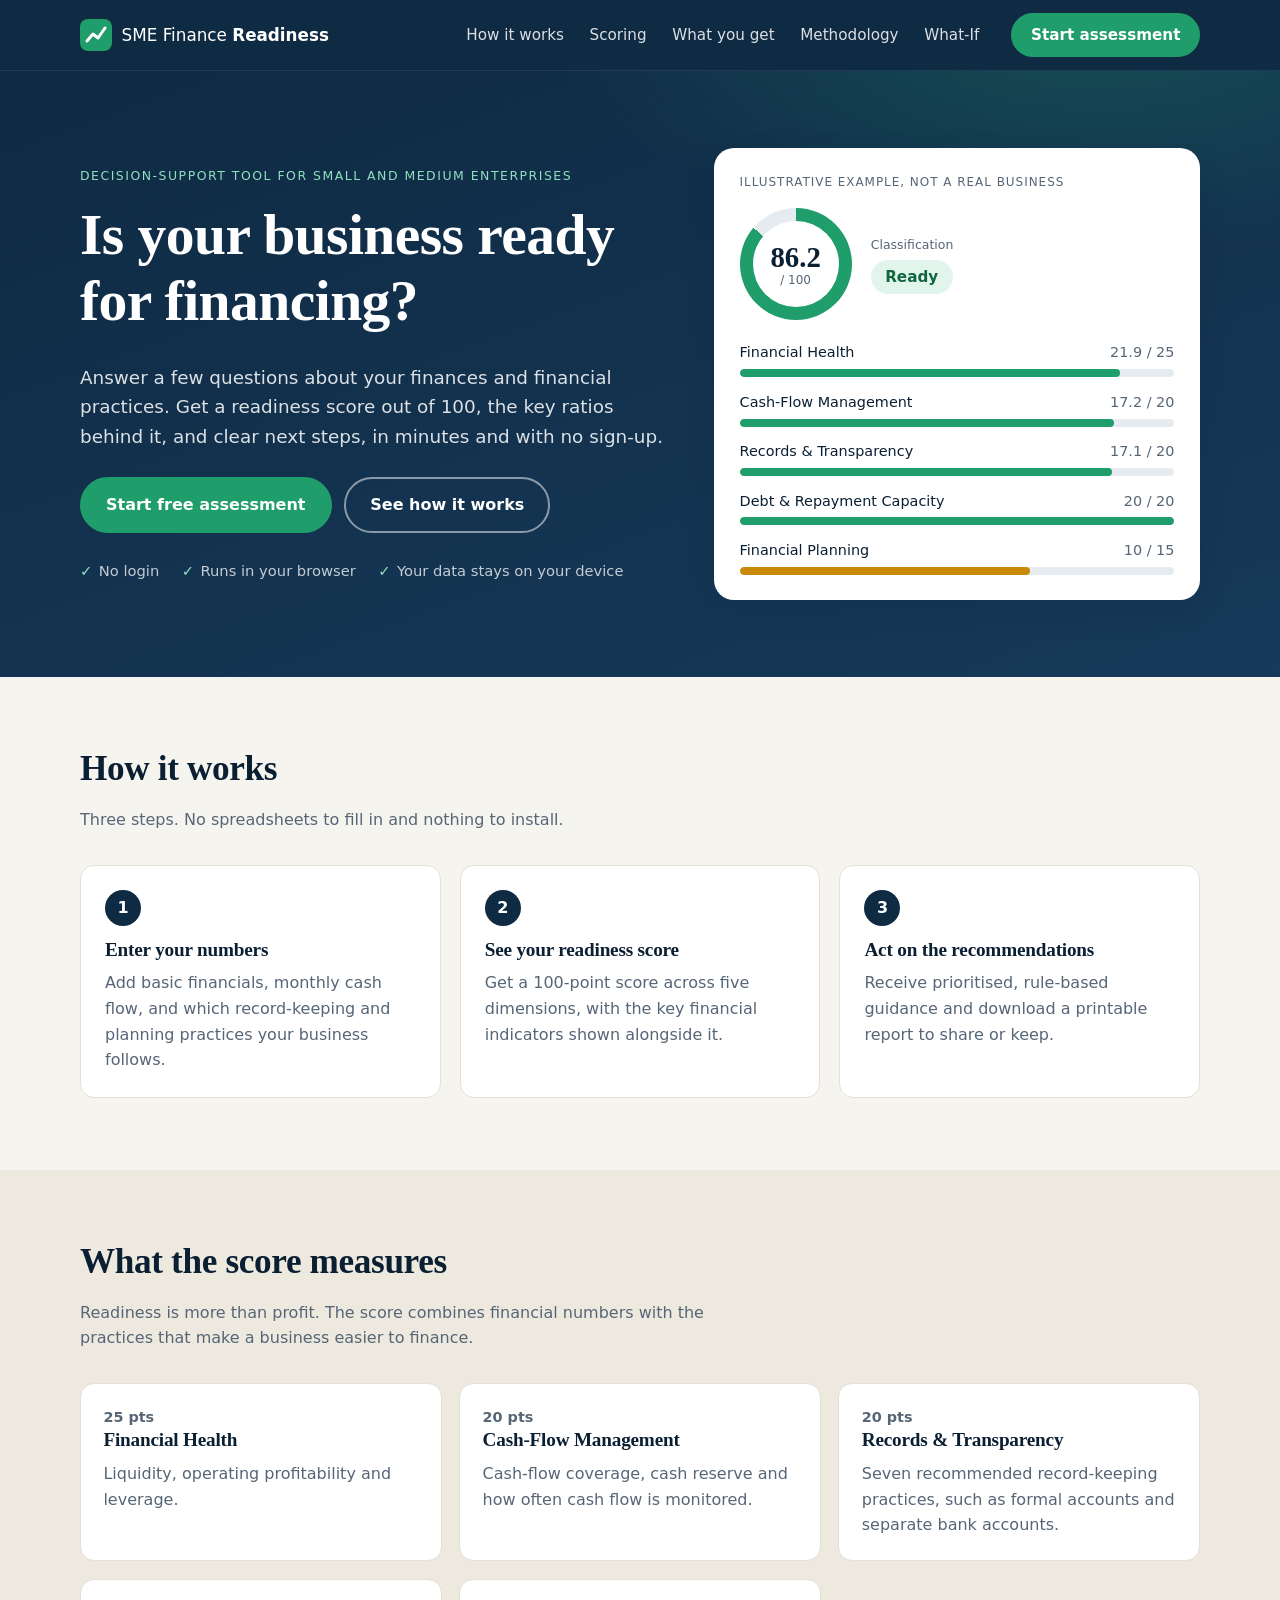
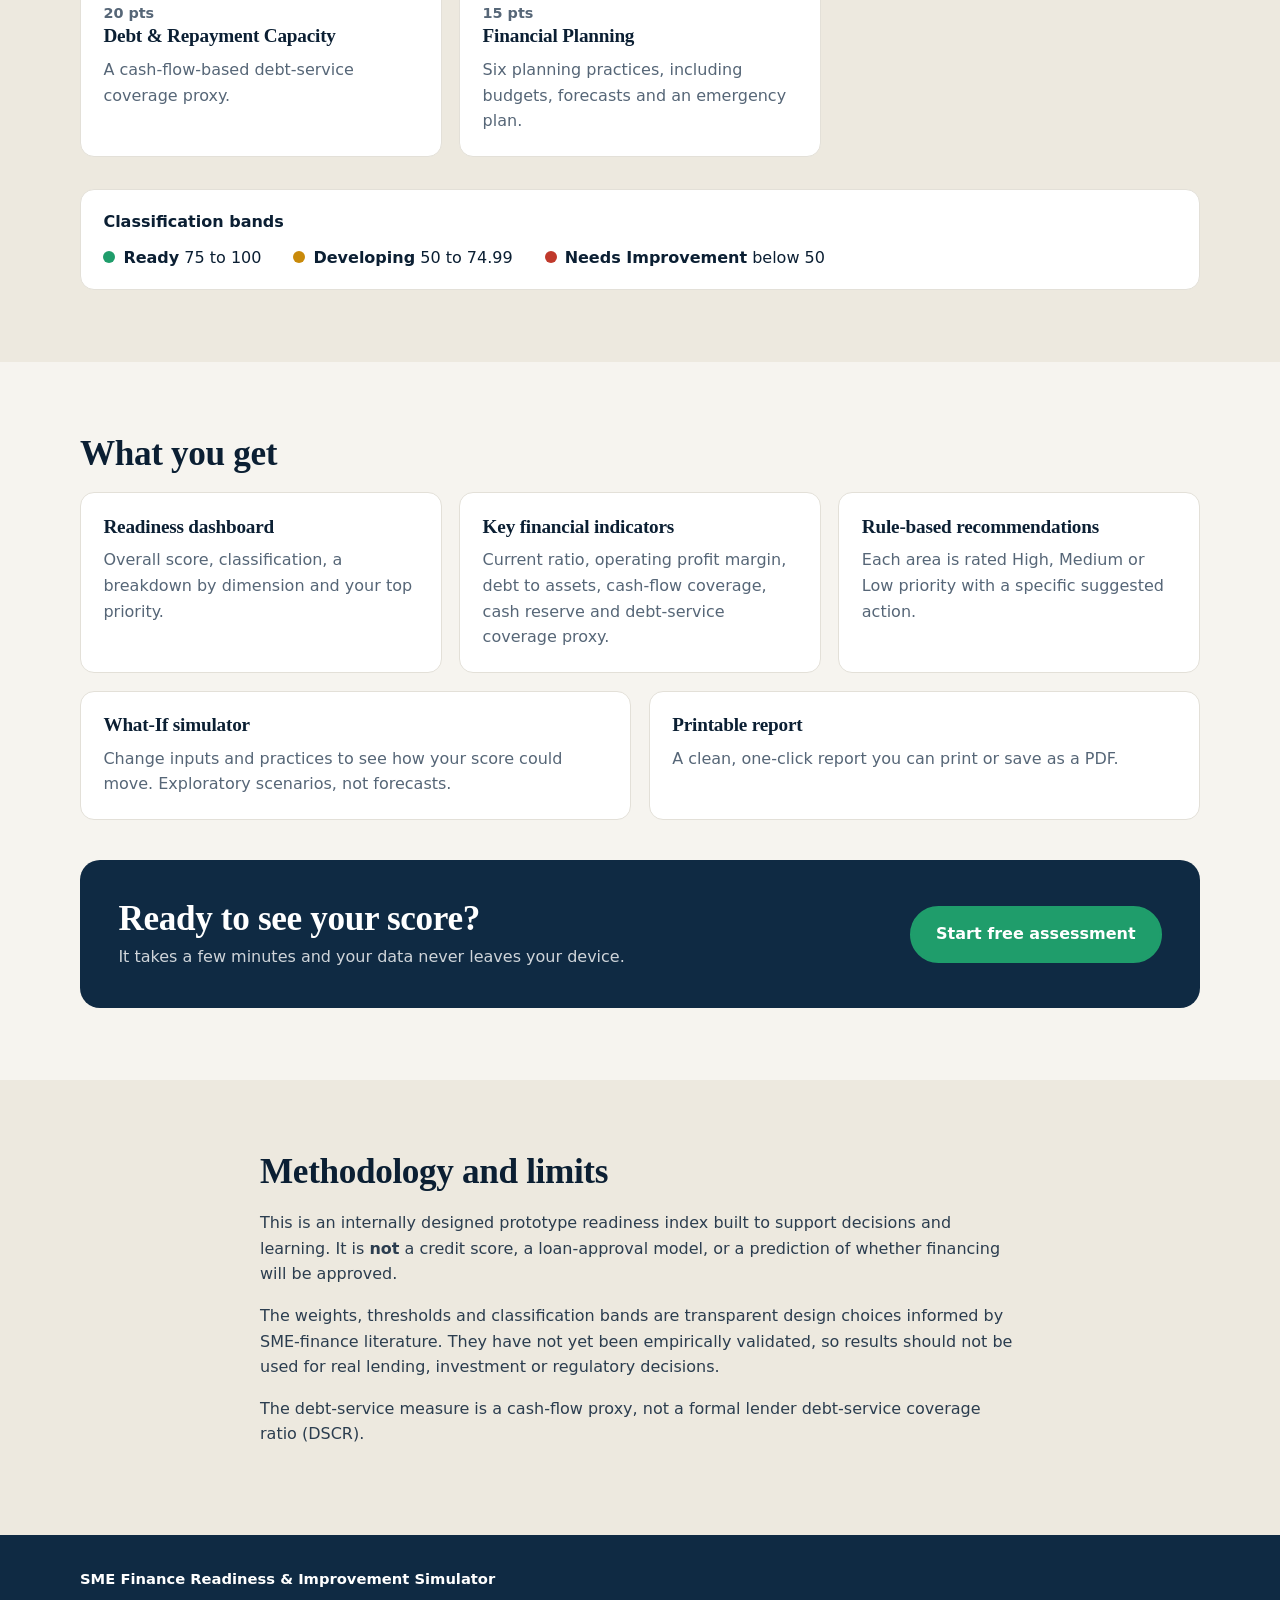
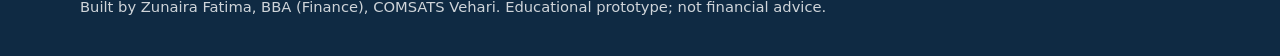
<file: index.html>
<!DOCTYPE html>
<html lang="en">
<head>
  <meta charset="UTF-8">
  <meta name="viewport" content="width=device-width, initial-scale=1">
  <meta name="theme-color" content="#0f2a43">
  <meta property="og:type" content="website">
  <meta property="og:site_name" content="SME Finance Readiness &amp; Improvement Simulator">
  <meta property="og:title" content="SME Finance Readiness &amp; Improvement Simulator">
  <meta property="og:description" content="A browser-based decision-support prototype: a 100-point finance readiness score, key ratios, rule-based recommendations and a What-If simulator for small and medium enterprises.">
  <meta property="og:url" content="https://zunairaftm.github.io/smefinancereadinesssimulator/">
  <meta property="og:image" content="https://zunairaftm.github.io/smefinancereadinesssimulator/og-image.png">
  <meta property="og:image:width" content="1200">
  <meta property="og:image:height" content="630">
  <meta name="twitter:card" content="summary_large_image">
  <meta name="twitter:image" content="https://zunairaftm.github.io/smefinancereadinesssimulator/og-image.png">
  <title>SME Finance Readiness Simulator</title>
  <meta name="description" content="Check how finance-ready a small business is. Get a 100-point readiness score, key financial indicators and rule-based recommendations in minutes. Free, no sign-up.">
  <link rel="icon" href="data:image/svg+xml,%3Csvg xmlns='http://www.w3.org/2000/svg' viewBox='0 0 32 32'%3E%3Crect width='32' height='32' rx='8' fill='%230f2a43'/%3E%3Cpath d='M7 22l6-7 5 4 7-10' fill='none' stroke='%2336c28e' stroke-width='3' stroke-linecap='round' stroke-linejoin='round'/%3E%3C/svg%3E">
  <link rel="stylesheet" href="css/styles.css">
</head>
<body>
  <a class="skip-link" href="#main">Skip to content</a>

  <header class="site-header">
    <div class="container header-inner">
      <a class="brand" href="index.html" aria-label="SME Finance Readiness Simulator, home">
        <svg class="brand-mark" viewBox="0 0 32 32" aria-hidden="true">
          <rect width="32" height="32" rx="8" fill="#1f9d6b"/>
          <path d="M7 22l6-7 5 4 7-10" fill="none" stroke="#fff" stroke-width="3" stroke-linecap="round" stroke-linejoin="round"/>
        </svg>
        <span>SME Finance <strong>Readiness</strong></span>
      </a>
      <nav class="nav-links" aria-label="Primary">
        <a href="#how-it-works">How it works</a>
        <a href="#dimensions">Scoring</a>
        <a href="#outputs">What you get</a>
        <a href="#methodology">Methodology</a>
        <a href="whatif.html">What-If</a>
      </nav>
      <a class="btn btn-small" href="assessment.html">Start assessment</a>
    </div>
  </header>

  <main id="main">
    <!-- HERO -->
    <section class="hero">
      <div class="container hero-grid">
        <div class="hero-copy">
          <p class="eyebrow">Decision-support tool for small and medium enterprises</p>
          <h1>Is your business ready for financing?</h1>
          <p class="lead">Answer a few questions about your finances and financial practices. Get a readiness score out of 100, the key ratios behind it, and clear next steps, in minutes and with no sign-up.</p>
          <div class="hero-actions">
            <a class="btn" href="assessment.html">Start free assessment</a>
            <a class="btn btn-ghost" href="#how-it-works">See how it works</a>
          </div>
          <ul class="trust-list">
            <li>No login</li>
            <li>Runs in your browser</li>
            <li>Your data stays on your device</li>
          </ul>
        </div>

        <aside class="score-card" aria-label="Illustrative example result">
          <p class="card-tag">Illustrative example, not a real business</p>
          <div class="score-top">
            <div class="ring" style="--pct: 86.2" role="img" aria-label="Score 86.2 out of 100">
              <div class="ring-inner">
                <span class="ring-num">86.2</span>
                <span class="ring-of">/ 100</span>
              </div>
            </div>
            <div>
              <p class="mini-label">Classification</p>
              <p class="badge badge-ready">Ready</p>
            </div>
          </div>
          <ul class="dim-list">
            <li>
              <div class="dim-row"><span>Financial Health</span><span>21.9 / 25</span></div>
              <div class="bar"><span style="width: 87.5%"></span></div>
            </li>
            <li>
              <div class="dim-row"><span>Cash-Flow Management</span><span>17.2 / 20</span></div>
              <div class="bar"><span style="width: 86.1%"></span></div>
            </li>
            <li>
              <div class="dim-row"><span>Records &amp; Transparency</span><span>17.1 / 20</span></div>
              <div class="bar"><span style="width: 85.7%"></span></div>
            </li>
            <li>
              <div class="dim-row"><span>Debt &amp; Repayment Capacity</span><span>20 / 20</span></div>
              <div class="bar"><span style="width: 100%"></span></div>
            </li>
            <li>
              <div class="dim-row"><span>Financial Planning</span><span>10 / 15</span></div>
              <div class="bar bar-amber"><span style="width: 66.7%"></span></div>
            </li>
          </ul>
        </aside>
      </div>
    </section>

    <!-- HOW IT WORKS -->
    <section id="how-it-works" class="section">
      <div class="container">
        <h2>How it works</h2>
        <p class="section-lead">Three steps. No spreadsheets to fill in and nothing to install.</p>
        <ol class="steps">
          <li>
            <span class="step-num">1</span>
            <h3>Enter your numbers</h3>
            <p>Add basic financials, monthly cash flow, and which record-keeping and planning practices your business follows.</p>
          </li>
          <li>
            <span class="step-num">2</span>
            <h3>See your readiness score</h3>
            <p>Get a 100-point score across five dimensions, with the key financial indicators shown alongside it.</p>
          </li>
          <li>
            <span class="step-num">3</span>
            <h3>Act on the recommendations</h3>
            <p>Receive prioritised, rule-based guidance and download a printable report to share or keep.</p>
          </li>
        </ol>
      </div>
    </section>

    <!-- DIMENSIONS -->
    <section id="dimensions" class="section section-alt">
      <div class="container">
        <h2>What the score measures</h2>
        <p class="section-lead">Readiness is more than profit. The score combines financial numbers with the practices that make a business easier to finance.</p>
        <div class="dim-grid">
          <article class="dim-card">
            <p class="weight">25 pts</p>
            <h3>Financial Health</h3>
            <p>Liquidity, operating profitability and leverage.</p>
          </article>
          <article class="dim-card">
            <p class="weight">20 pts</p>
            <h3>Cash-Flow Management</h3>
            <p>Cash-flow coverage, cash reserve and how often cash flow is monitored.</p>
          </article>
          <article class="dim-card">
            <p class="weight">20 pts</p>
            <h3>Records &amp; Transparency</h3>
            <p>Seven recommended record-keeping practices, such as formal accounts and separate bank accounts.</p>
          </article>
          <article class="dim-card">
            <p class="weight">20 pts</p>
            <h3>Debt &amp; Repayment Capacity</h3>
            <p>A cash-flow-based debt-service coverage proxy.</p>
          </article>
          <article class="dim-card">
            <p class="weight">15 pts</p>
            <h3>Financial Planning</h3>
            <p>Six planning practices, including budgets, forecasts and an emergency plan.</p>
          </article>
        </div>
        <div class="bands" aria-label="Classification bands">
          <p class="bands-title">Classification bands</p>
          <ul>
            <li><span class="dot dot-ready"></span><strong>Ready</strong> 75 to 100</li>
            <li><span class="dot dot-dev"></span><strong>Developing</strong> 50 to 74.99</li>
            <li><span class="dot dot-need"></span><strong>Needs Improvement</strong> below 50</li>
          </ul>
        </div>
      </div>
    </section>

    <!-- OUTPUTS -->
    <section id="outputs" class="section">
      <div class="container">
        <h2>What you get</h2>
        <div class="out-grid">
          <article class="out-card">
            <h3>Readiness dashboard</h3>
            <p>Overall score, classification, a breakdown by dimension and your top priority.</p>
          </article>
          <article class="out-card">
            <h3>Key financial indicators</h3>
            <p>Current ratio, operating profit margin, debt to assets, cash-flow coverage, cash reserve and debt-service coverage proxy.</p>
          </article>
          <article class="out-card">
            <h3>Rule-based recommendations</h3>
            <p>Each area is rated High, Medium or Low priority with a specific suggested action.</p>
          </article>
          <article class="out-card">
            <h3>What-If simulator</h3>
            <p>Change inputs and practices to see how your score could move. Exploratory scenarios, not forecasts.</p>
          </article>
          <article class="out-card">
            <h3>Printable report</h3>
            <p>A clean, one-click report you can print or save as a PDF.</p>
          </article>
        </div>
        <div class="cta-band">
          <div>
            <h2>Ready to see your score?</h2>
            <p>It takes a few minutes and your data never leaves your device.</p>
          </div>
          <a class="btn" href="assessment.html">Start free assessment</a>
        </div>
      </div>
    </section>

    <!-- METHODOLOGY -->
    <section id="methodology" class="section section-alt">
      <div class="container narrow">
        <h2>Methodology and limits</h2>
        <p>This is an internally designed prototype readiness index built to support decisions and learning. It is <strong>not</strong> a credit score, a loan-approval model, or a prediction of whether financing will be approved.</p>
        <p>The weights, thresholds and classification bands are transparent design choices informed by SME-finance literature. They have not yet been empirically validated, so results should not be used for real lending, investment or regulatory decisions.</p>
        <p>The debt-service measure is a cash-flow proxy, not a formal lender debt-service coverage ratio (DSCR).</p>
      </div>
    </section>
  </main>

  <footer class="site-footer">
    <div class="container footer-inner">
      <p><strong>SME Finance Readiness &amp; Improvement Simulator</strong></p>
      <p>Built by Zunaira Fatima, BBA (Finance), COMSATS Vehari. Educational prototype; not financial advice.</p>
    </div>
  </footer>
</body>
</html>
</file>
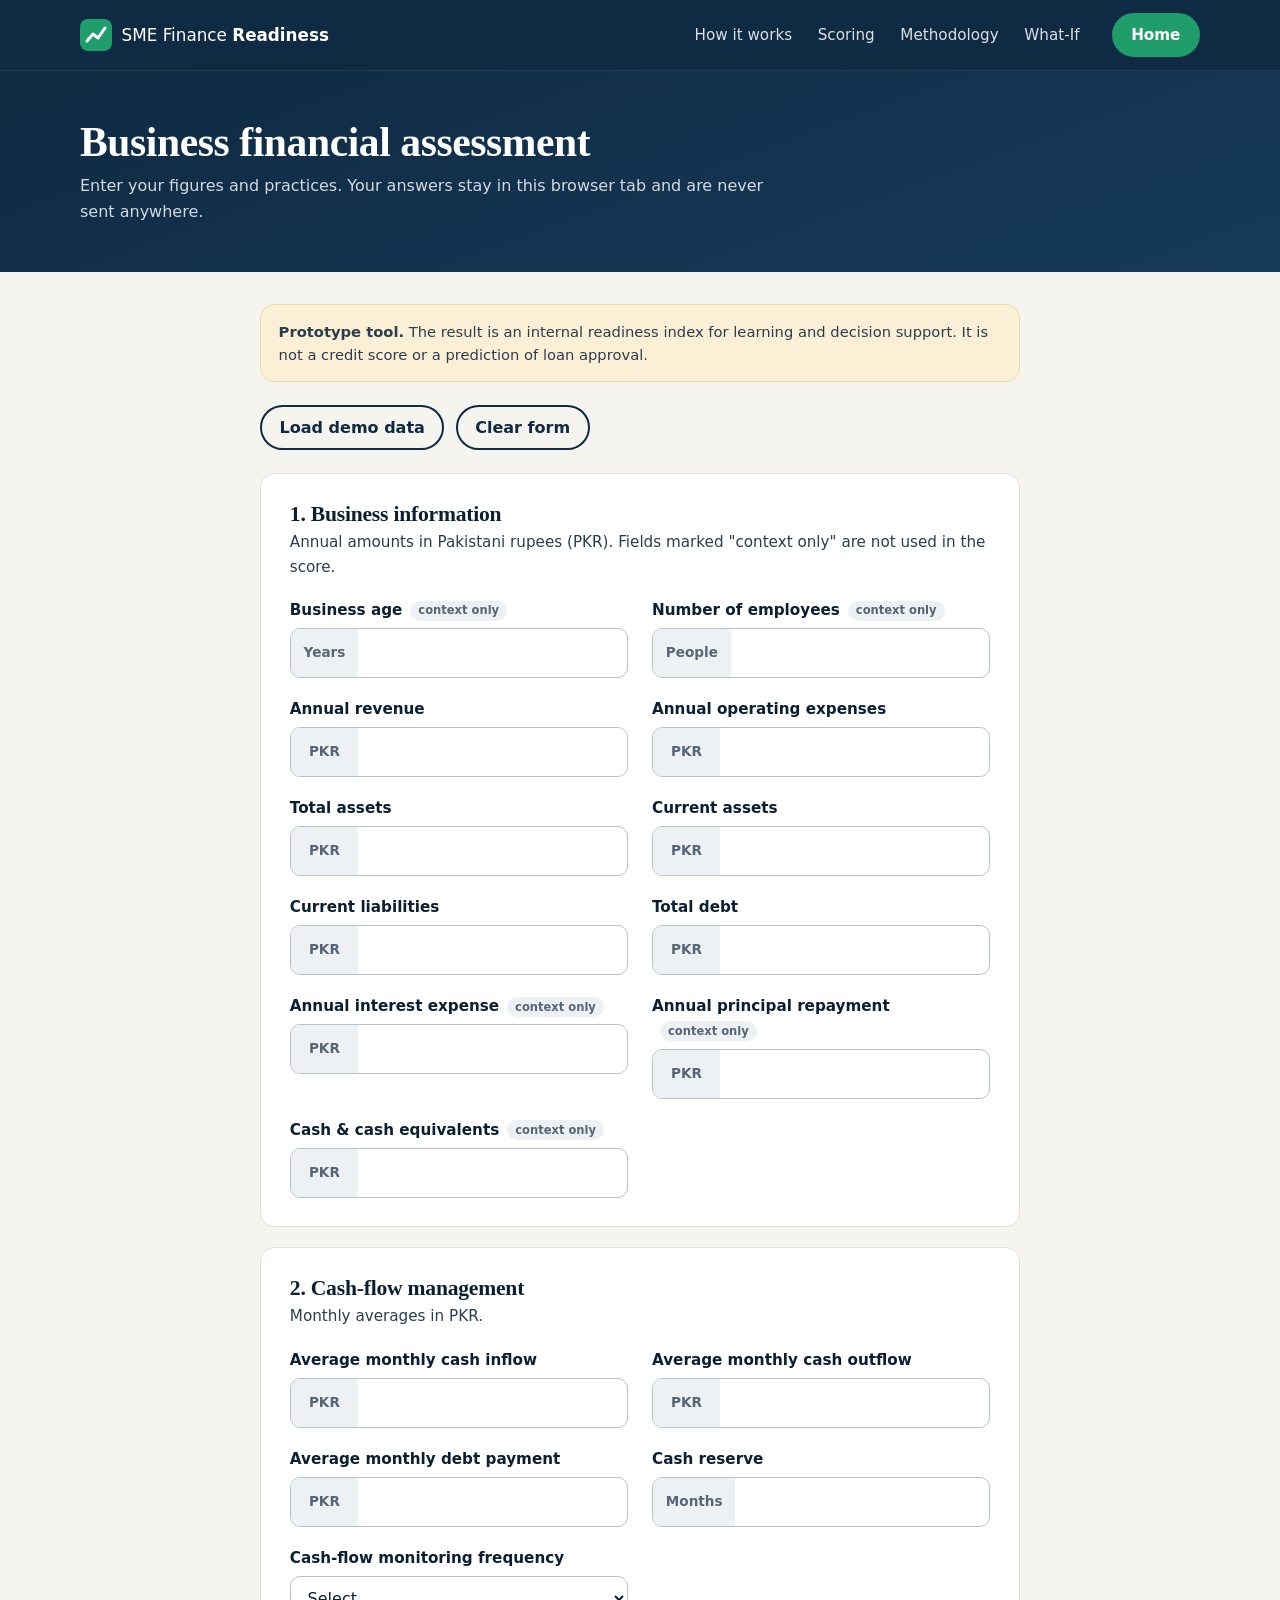
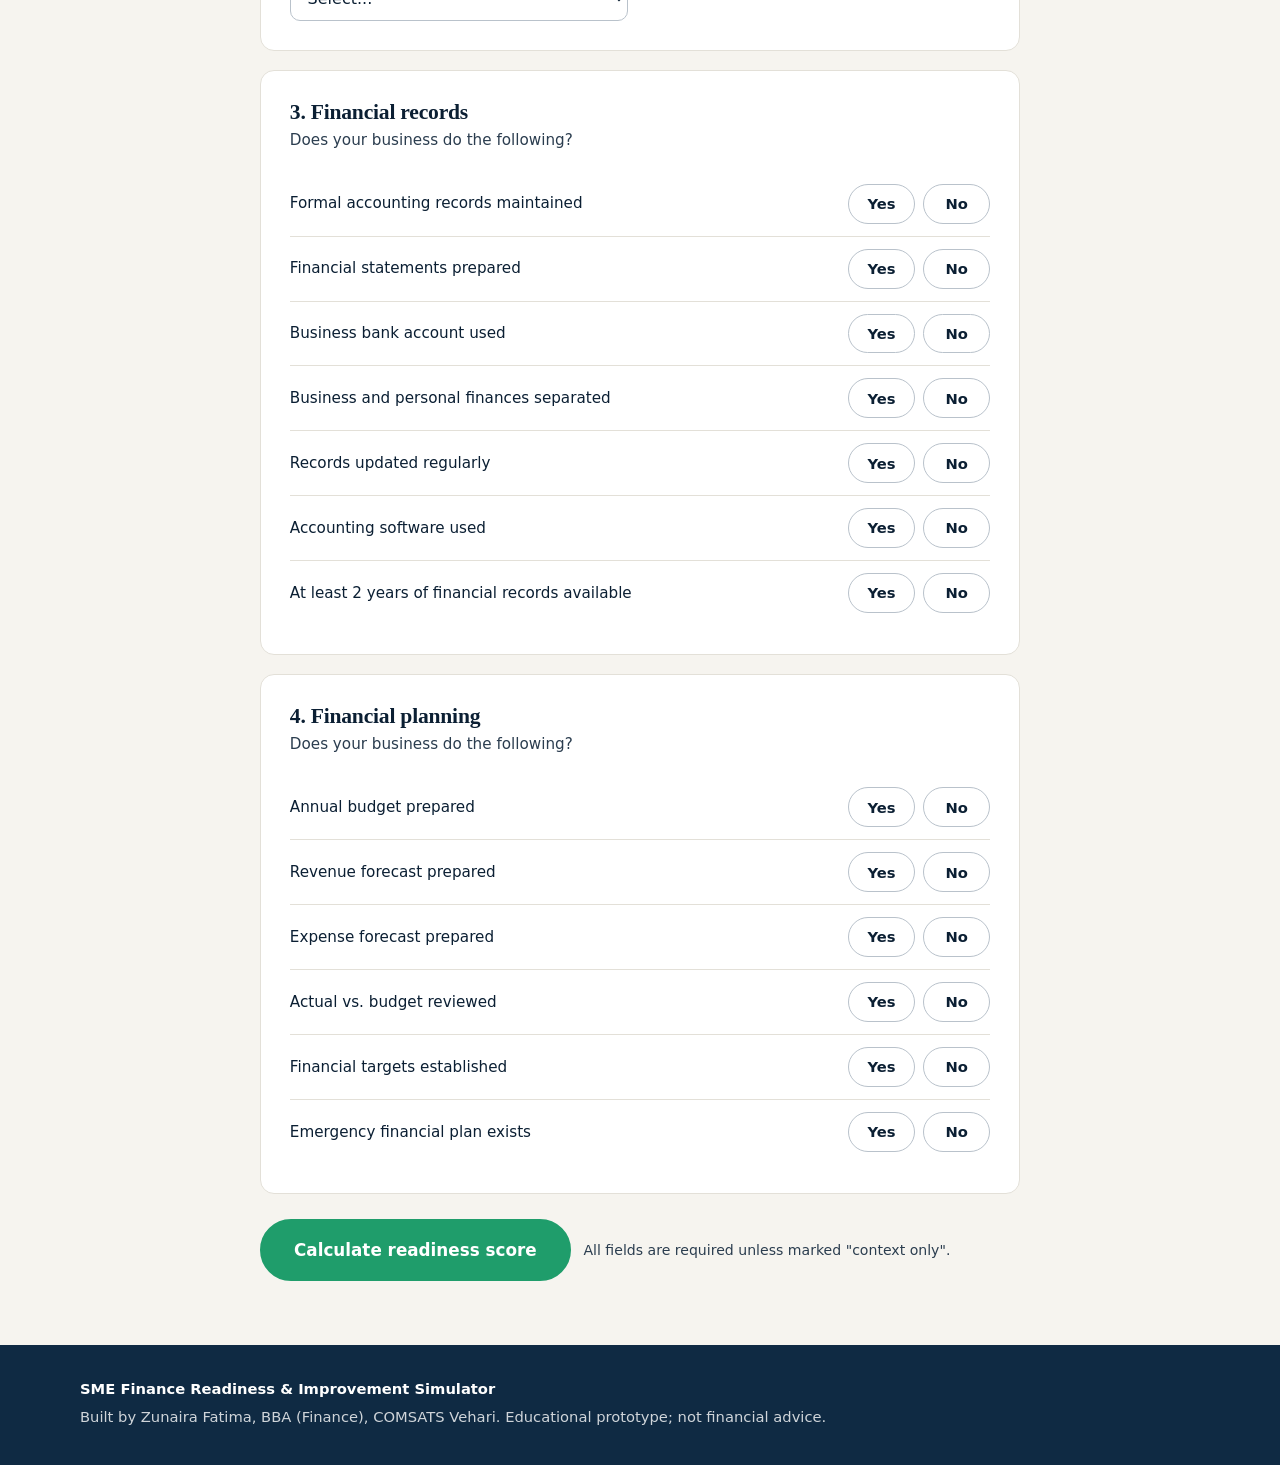
<file: assessment.html>
<!DOCTYPE html>
<html lang="en">
<head>
  <meta charset="UTF-8">
  <meta name="viewport" content="width=device-width, initial-scale=1">
  <meta name="theme-color" content="#0f2a43">
  <title>Assessment | SME Finance Readiness Simulator</title>
  <meta name="description" content="Enter your business financials and practices to get a finance readiness score.">
  <link rel="icon" href="data:image/svg+xml,%3Csvg xmlns='http://www.w3.org/2000/svg' viewBox='0 0 32 32'%3E%3Crect width='32' height='32' rx='8' fill='%230f2a43'/%3E%3Cpath d='M7 22l6-7 5 4 7-10' fill='none' stroke='%2336c28e' stroke-width='3' stroke-linecap='round' stroke-linejoin='round'/%3E%3C/svg%3E">
  <link rel="stylesheet" href="css/styles.css">
  <link rel="stylesheet" href="css/form.css">
</head>
<body>
  <a class="skip-link" href="#main">Skip to content</a>

  <header class="site-header">
    <div class="container header-inner">
      <a class="brand" href="index.html" aria-label="SME Finance Readiness Simulator, home">
        <svg class="brand-mark" viewBox="0 0 32 32" aria-hidden="true">
          <rect width="32" height="32" rx="8" fill="#1f9d6b"/>
          <path d="M7 22l6-7 5 4 7-10" fill="none" stroke="#fff" stroke-width="3" stroke-linecap="round" stroke-linejoin="round"/>
        </svg>
        <span>SME Finance <strong>Readiness</strong></span>
      </a>
      <nav class="nav-links" aria-label="Primary">
        <a href="index.html#how-it-works">How it works</a>
        <a href="index.html#dimensions">Scoring</a>
        <a href="index.html#methodology">Methodology</a>
        <a href="whatif.html">What-If</a>
      </nav>
      <a class="btn btn-small" href="index.html">Home</a>
    </div>
  </header>

  <section class="page-head">
    <div class="container">
      <h1>Business financial assessment</h1>
      <p>Enter your figures and practices. Your answers stay in this browser tab and are never sent anywhere.</p>
    </div>
  </section>

  <main id="main" class="form-wrap">
    <div class="container narrow">
      <div class="notice">
        <p><strong>Prototype tool.</strong> The result is an internal readiness index for learning and decision support. It is not a credit score or a prediction of loan approval.</p>
      </div>

      <div class="toolbar">
        <button type="button" class="btn btn-outline btn-small" id="btn-demo">Load demo data</button>
        <button type="button" class="btn btn-outline btn-small" id="btn-clear">Clear form</button>
      </div>

      <div id="error-summary" class="error-summary" role="alert" tabindex="-1" hidden></div>

      <form id="assessment-form" novalidate>
        <div id="form-sections"></div>

        <div class="submit-row">
          <button type="submit" class="btn">Calculate readiness score</button>
          <p class="submit-note">All fields are required unless marked "context only".</p>
        </div>
      </form>

    </div>
  </main>

  <footer class="site-footer">
    <div class="container footer-inner">
      <p><strong>SME Finance Readiness &amp; Improvement Simulator</strong></p>
      <p>Built by Zunaira Fatima, BBA (Finance), COMSATS Vehari. Educational prototype; not financial advice.</p>
    </div>
  </footer>

  <script src="js/fields.js"></script>
  <script src="js/form.js"></script>
</body>
</html>
</file>
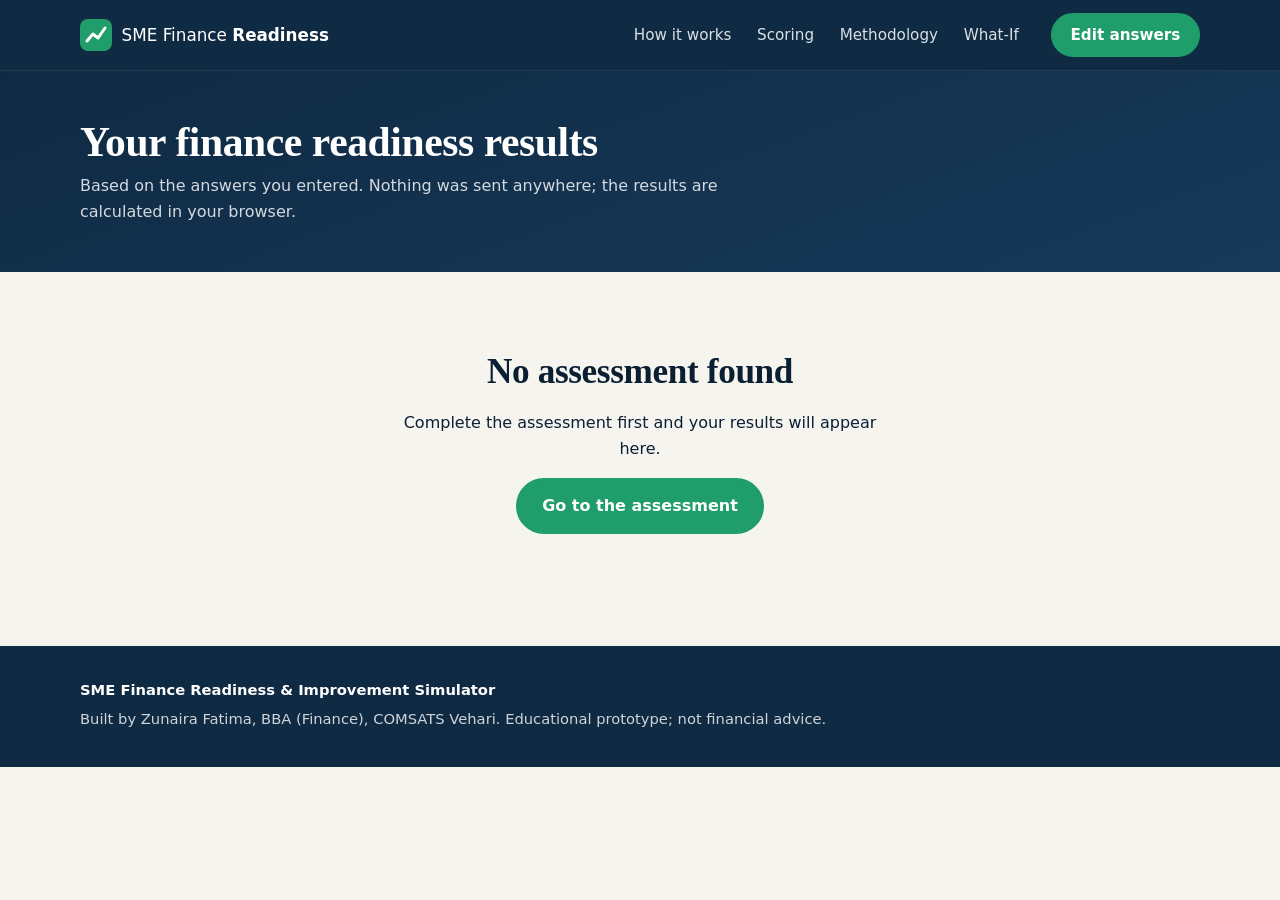
<file: results.html>
<!DOCTYPE html>
<html lang="en">
<head>
  <meta charset="UTF-8">
  <meta name="viewport" content="width=device-width, initial-scale=1">
  <meta name="theme-color" content="#0f2a43">
  <title>Your results | SME Finance Readiness Simulator</title>
  <meta name="description" content="Your finance readiness score, dimension breakdown and key financial indicators.">
  <link rel="icon" href="data:image/svg+xml,%3Csvg xmlns='http://www.w3.org/2000/svg' viewBox='0 0 32 32'%3E%3Crect width='32' height='32' rx='8' fill='%230f2a43'/%3E%3Cpath d='M7 22l6-7 5 4 7-10' fill='none' stroke='%2336c28e' stroke-width='3' stroke-linecap='round' stroke-linejoin='round'/%3E%3C/svg%3E">
  <link rel="stylesheet" href="css/styles.css">
  <link rel="stylesheet" href="css/dashboard.css">
</head>
<body>
  <a class="skip-link" href="#main">Skip to content</a>

  <header class="site-header">
    <div class="container header-inner">
      <a class="brand" href="index.html" aria-label="SME Finance Readiness Simulator, home">
        <svg class="brand-mark" viewBox="0 0 32 32" aria-hidden="true">
          <rect width="32" height="32" rx="8" fill="#1f9d6b"/>
          <path d="M7 22l6-7 5 4 7-10" fill="none" stroke="#fff" stroke-width="3" stroke-linecap="round" stroke-linejoin="round"/>
        </svg>
        <span>SME Finance <strong>Readiness</strong></span>
      </a>
      <nav class="nav-links" aria-label="Primary">
        <a href="index.html#how-it-works">How it works</a>
        <a href="index.html#dimensions">Scoring</a>
        <a href="index.html#methodology">Methodology</a>
        <a href="whatif.html">What-If</a>
      </nav>
      <a class="btn btn-small" href="assessment.html">Edit answers</a>
    </div>
  </header>

  <section class="page-head">
    <div class="container">
      <h1>Your finance readiness results</h1>
      <p>Based on the answers you entered. Nothing was sent anywhere; the results are calculated in your browser.</p>
    </div>
  </section>

  <main id="main" class="dash-wrap">
    <div class="container">

      <!-- Shown when no assessment has been completed in this tab -->
      <section id="no-data" class="empty-state" hidden>
        <h2>No assessment found</h2>
        <p>Complete the assessment first and your results will appear here.</p>
        <a class="btn" href="assessment.html">Go to the assessment</a>
      </section>

      <div id="dashboard" hidden>
        <p class="print-only" id="print-date"></p>

        <!-- Summary -->
        <section class="summary-grid" aria-label="Summary">
          <div class="card score-panel">
            <div id="ring" class="ring ring-lg" role="img">
              <div class="ring-inner">
                <span class="ring-num" id="score-num"></span>
                <span class="ring-of">/ 100</span>
              </div>
            </div>
            <div>
              <p class="mini-label">Overall readiness</p>
              <p id="class-badge" class="badge"></p>
              <p id="class-note" class="small-note"></p>
            </div>
          </div>
          <div class="card priority-panel">
            <p class="mini-label">Top priority</p>
            <p id="top-priority" class="big-value"></p>
            <p id="top-priority-note" class="small-note"></p>
          </div>
        </section>

        <!-- Dimensions -->
        <section class="card dash-section" aria-labelledby="dim-title">
          <h2 id="dim-title">Readiness dimensions</h2>
          <ul id="dim-list" class="dim-rows"></ul>
        </section>

        <!-- Indicators -->
        <section class="dash-section" aria-labelledby="ind-title">
          <h2 id="ind-title">Key financial indicators</h2>
          <div id="indicator-grid" class="indicator-grid"></div>
          <p id="na-note" class="small-note" hidden>Some indicators could not be calculated because a denominator was zero (for example, no current liabilities entered). In the score these earn 0 points.</p>
        </section>

        <!-- Recommendations -->
        <section class="dash-section" aria-labelledby="rec-title">
          <h2 id="rec-title">Improvement priorities</h2>
          <p class="small-note">Rule-based management guidance from the simulator's thresholds. It is not a prediction of financing approval.</p>
          <div id="rec-groups"></div>
        </section>

        <div class="notice">
          <p><strong>Interpretation note.</strong> The readiness score is an internal prototype. Thresholds and weights are normalization choices informed by literature and should be empirically validated before use for real lending, investment, or regulatory decisions. It is not a credit score or a loan-approval prediction.</p>
        </div>

        <div class="dash-actions">
          <a class="btn" href="whatif.html">Try What-If scenarios</a>
          <button type="button" class="btn btn-outline" id="btn-print">Print / Save as PDF</button>
          <a class="btn btn-outline" href="assessment.html">Edit answers</a>
          <button type="button" class="btn btn-outline" id="btn-restart">Start a new assessment</button>
        </div>
      </div>
    </div>
  </main>

  <footer class="site-footer">
    <div class="container footer-inner">
      <p><strong>SME Finance Readiness &amp; Improvement Simulator</strong></p>
      <p>Built by Zunaira Fatima, BBA (Finance), COMSATS Vehari. Educational prototype; not financial advice.</p>
    </div>
  </footer>

  <script src="js/scoring.js"></script>
  <script src="js/recommendations.js"></script>
  <script src="js/dashboard.js"></script>
</body>
</html>
</file>
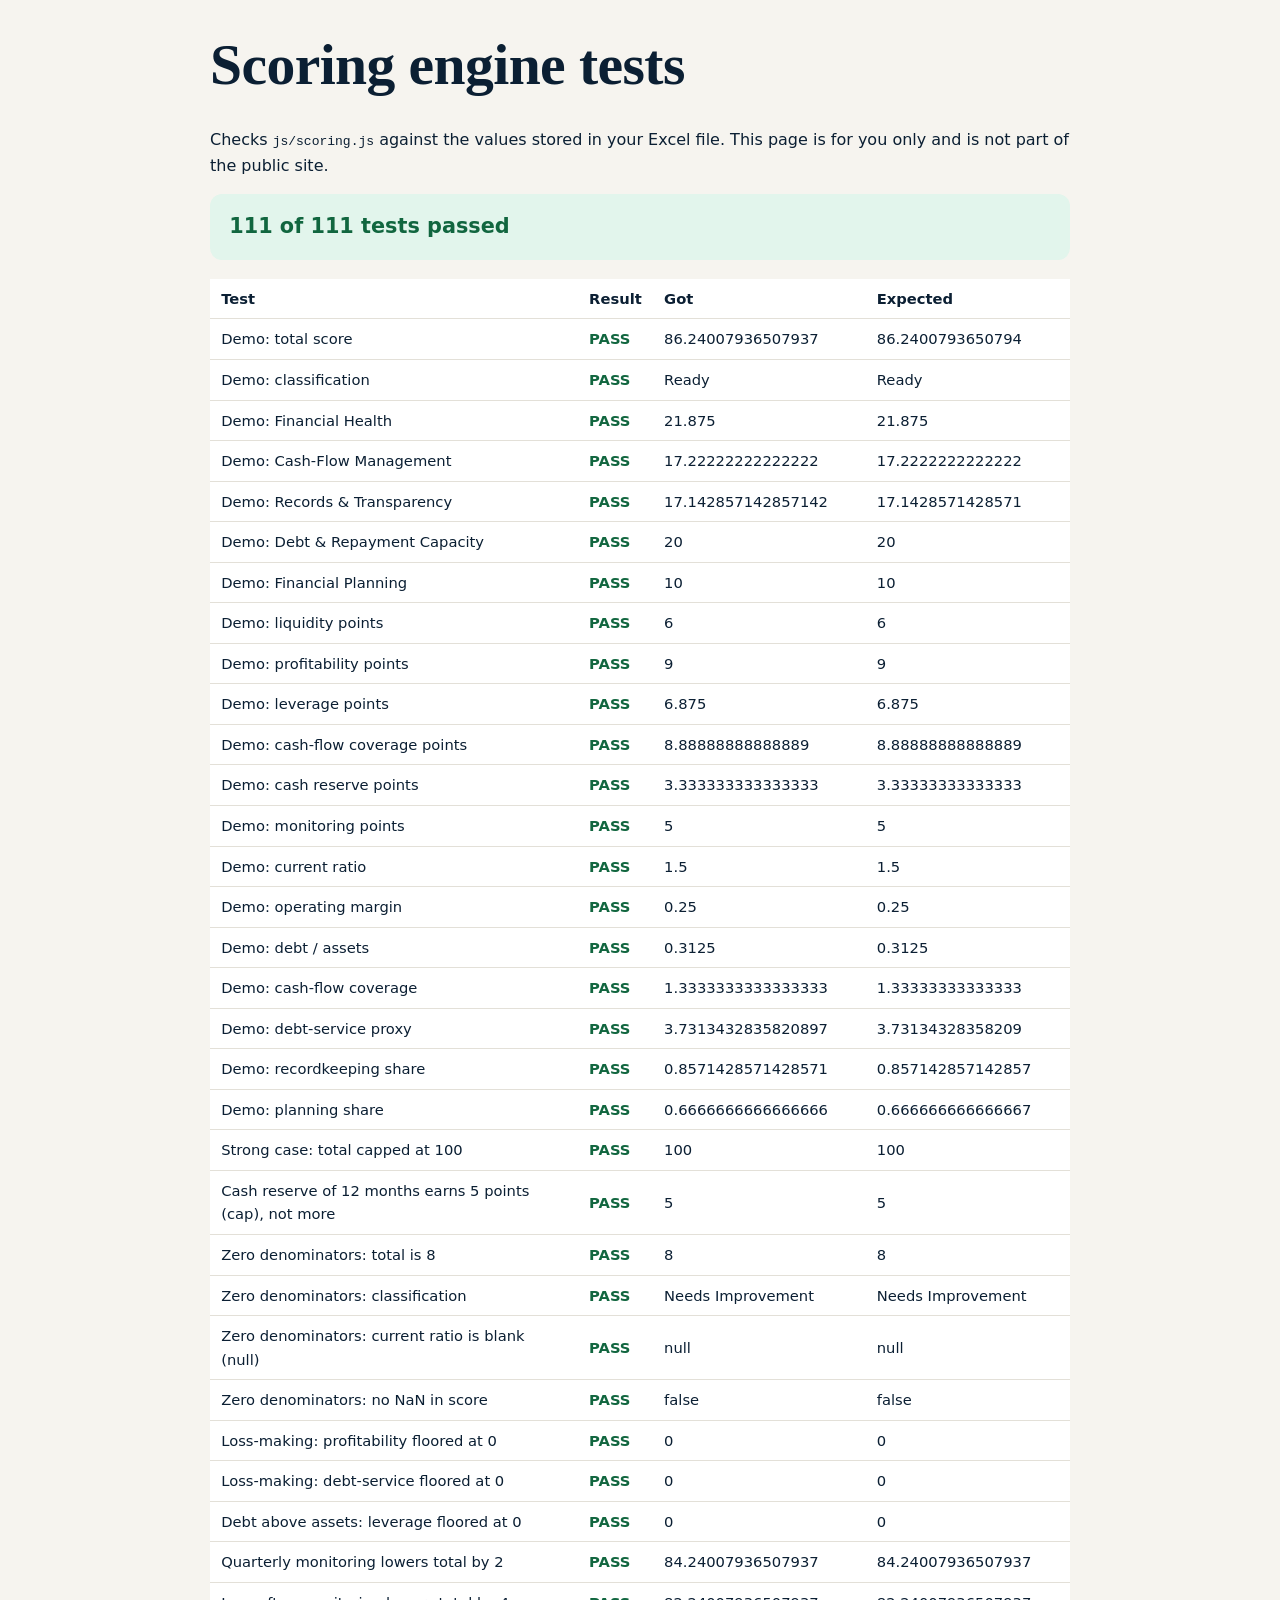
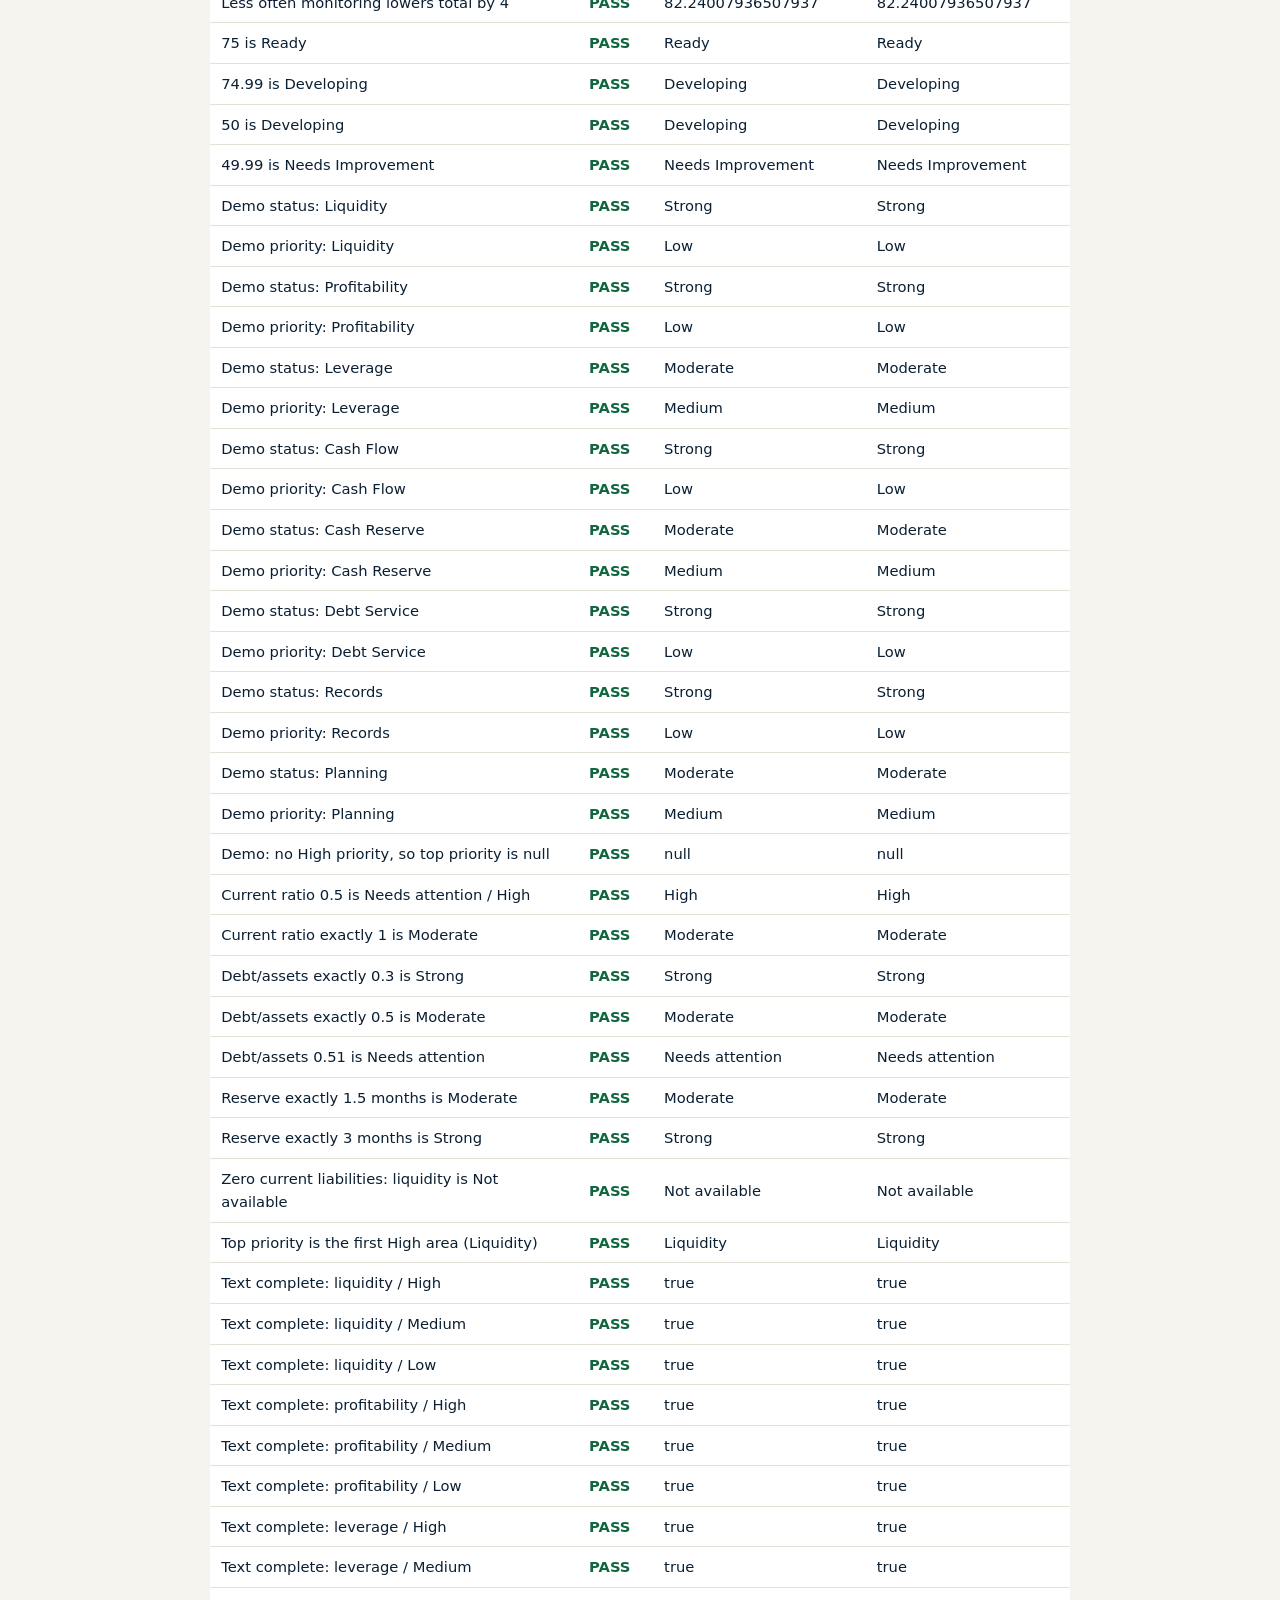
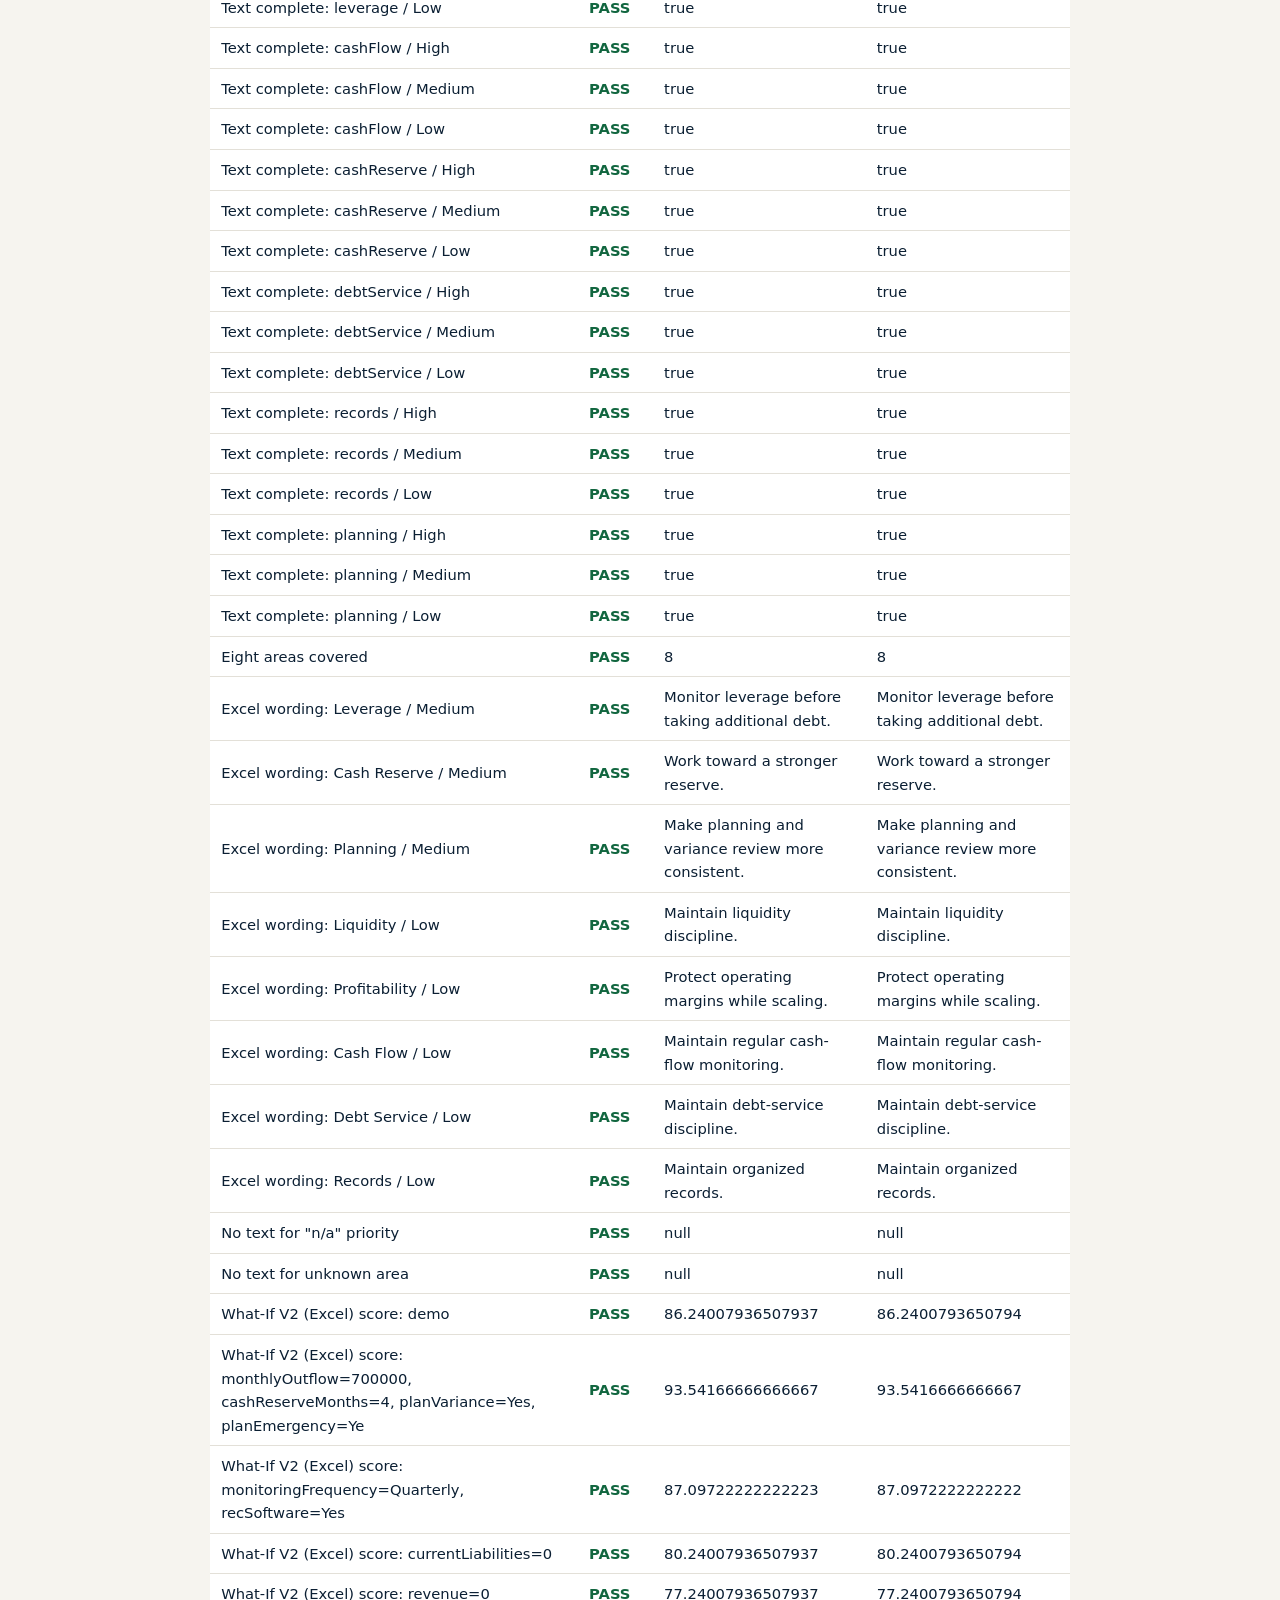
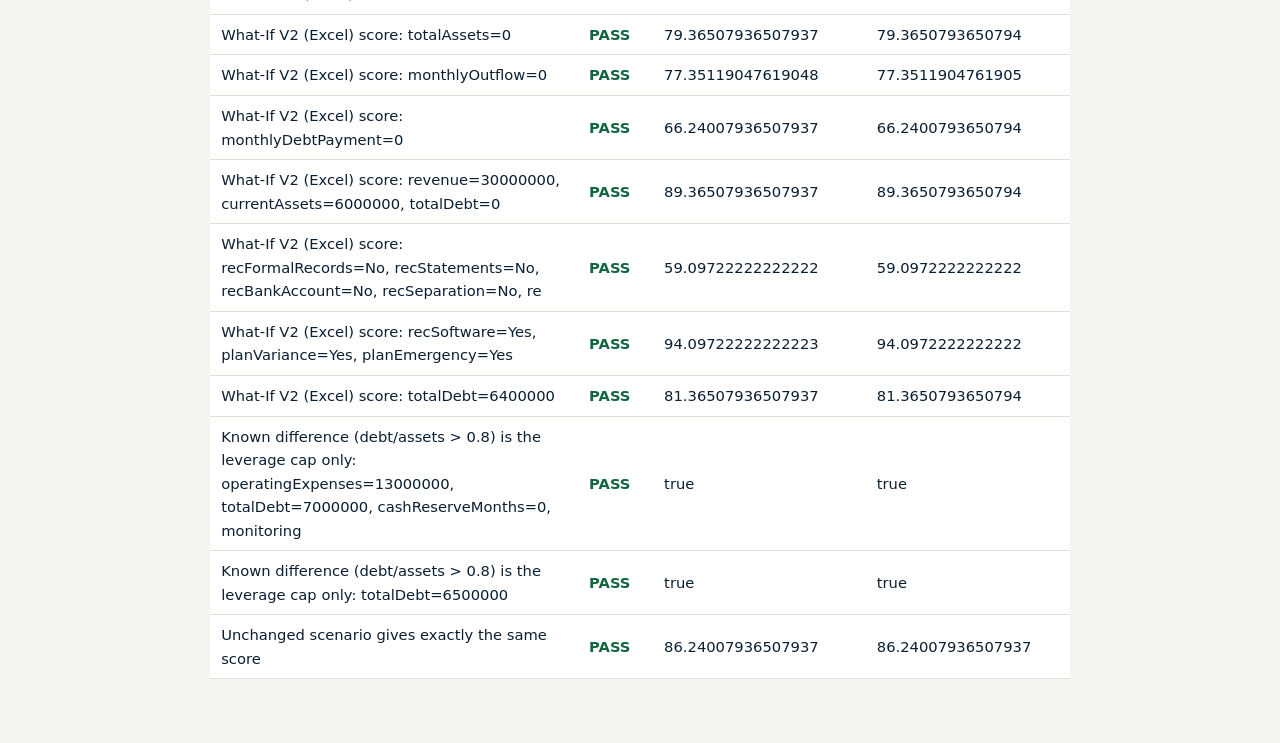
<file: tests.html>
<!DOCTYPE html>
<html lang="en">
<head>
  <meta charset="UTF-8">
  <meta name="viewport" content="width=device-width, initial-scale=1">
  <meta name="theme-color" content="#0f2a43">
  <title>Scoring engine tests</title>
  <link rel="stylesheet" href="css/styles.css">
  <style>
    .t-wrap { width: min(860px, 100% - 2rem); margin: 2rem auto 4rem; }
    .t-summary { font-size: 1.3rem; font-weight: 700; padding: 1rem 1.2rem; border-radius: 12px; margin-bottom: 1.2rem; }
    .t-ok { background: var(--green-soft); color: #11663f; }
    .t-bad { background: var(--red-soft); color: #8e2a1f; }
    table { width: 100%; border-collapse: collapse; background: #fff; font-size: 0.92rem; }
    th, td { text-align: left; padding: 0.5rem 0.7rem; border-bottom: 1px solid var(--line); }
    .pass { color: #11663f; font-weight: 700; }
    .fail { color: #8e2a1f; font-weight: 700; }
  </style>
</head>
<body>
  <main class="t-wrap">
    <h1>Scoring engine tests</h1>
    <p>Checks <code>js/scoring.js</code> against the values stored in your Excel file. This page is for you only and is not part of the public site.</p>
    <div id="summary" class="t-summary"></div>
    <table>
      <thead><tr><th>Test</th><th>Result</th><th>Got</th><th>Expected</th></tr></thead>
      <tbody id="rows"></tbody>
    </table>
  </main>
  <script src="js/scoring.js"></script>
  <script src="js/scoring.test.js"></script>
  <script src="js/recommendations.js"></script>
  <script src="js/recommendations.test.js"></script>
  <script src="js/whatif.test.js"></script>
  <script>
    var results = runScoringTests(SME_ENGINE).concat(runRecommendationTests(SME_RECS)).concat(runWhatIfTests(SME_ENGINE));
    var passed = results.filter(function (r) { return r.pass; }).length;
    var summary = document.getElementById('summary');
    summary.textContent = passed + ' of ' + results.length + ' tests passed';
    summary.className = 't-summary ' + (passed === results.length ? 't-ok' : 't-bad');
    var rows = document.getElementById('rows');
    results.forEach(function (r) {
      var tr = document.createElement('tr');
      [r.name, r.pass ? 'PASS' : 'FAIL', String(r.actual), String(r.expected)].forEach(function (text, idx) {
        var td = document.createElement('td');
        td.textContent = text;
        if (idx === 1) td.className = r.pass ? 'pass' : 'fail';
        tr.appendChild(td);
      });
      rows.appendChild(tr);
    });
  </script>
</body>
</html>
</file>
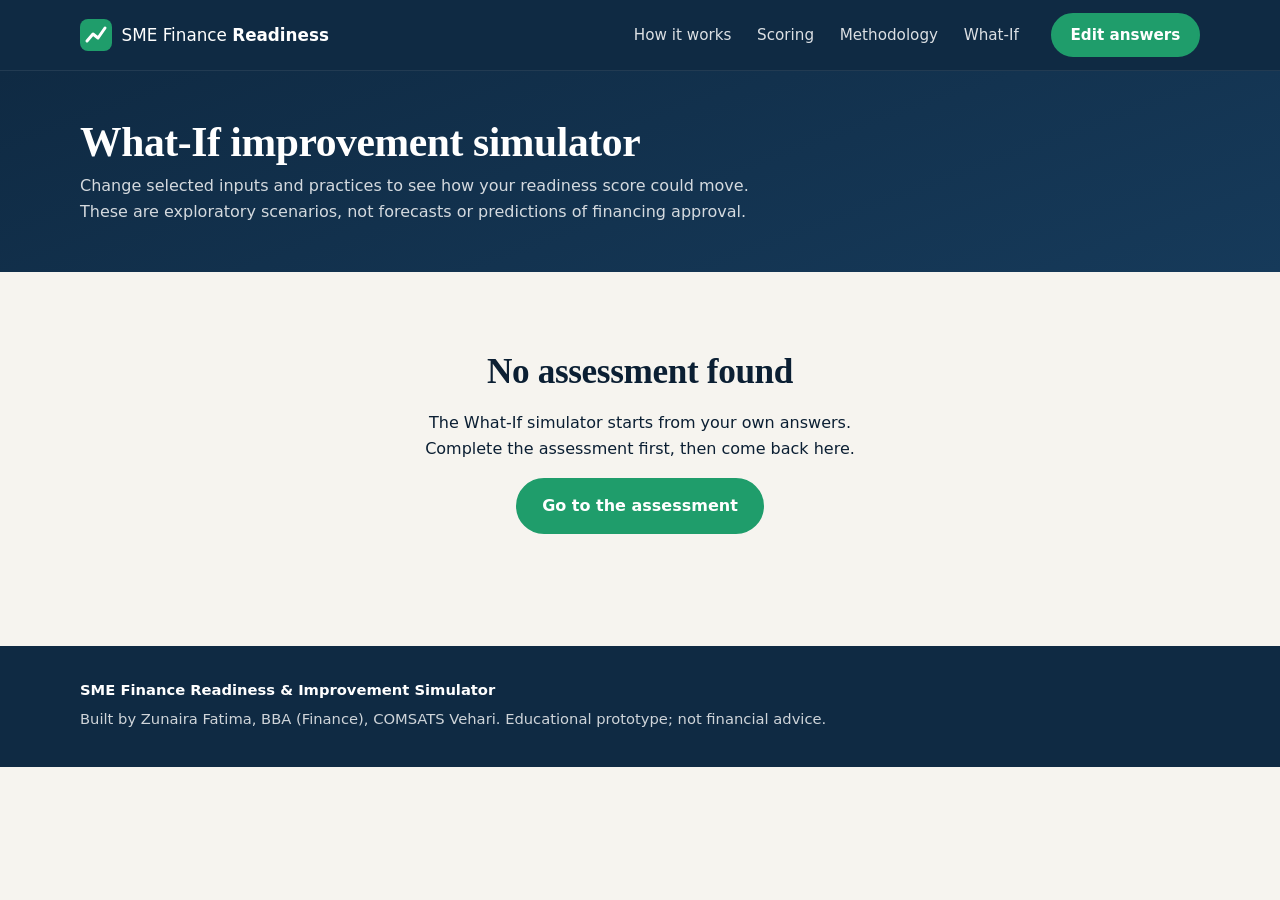
<file: whatif.html>
<!DOCTYPE html>
<html lang="en">
<head>
  <meta charset="UTF-8">
  <meta name="viewport" content="width=device-width, initial-scale=1">
  <meta name="theme-color" content="#0f2a43">
  <title>What-If simulator | SME Finance Readiness Simulator</title>
  <meta name="description" content="Test hypothetical improvements to an SME's finances and practices and see how the finance readiness score could change. Exploratory scenarios, not forecasts.">
  <link rel="icon" href="data:image/svg+xml,%3Csvg xmlns='http://www.w3.org/2000/svg' viewBox='0 0 32 32'%3E%3Crect width='32' height='32' rx='8' fill='%230f2a43'/%3E%3Cpath d='M7 22l6-7 5 4 7-10' fill='none' stroke='%2336c28e' stroke-width='3' stroke-linecap='round' stroke-linejoin='round'/%3E%3C/svg%3E">
  <link rel="stylesheet" href="css/styles.css">
  <link rel="stylesheet" href="css/dashboard.css">
  <link rel="stylesheet" href="css/whatif.css">
</head>
<body>
  <a class="skip-link" href="#main">Skip to content</a>

  <header class="site-header">
    <div class="container header-inner">
      <a class="brand" href="index.html" aria-label="SME Finance Readiness Simulator, home">
        <svg class="brand-mark" viewBox="0 0 32 32" aria-hidden="true">
          <rect width="32" height="32" rx="8" fill="#1f9d6b"/>
          <path d="M7 22l6-7 5 4 7-10" fill="none" stroke="#fff" stroke-width="3" stroke-linecap="round" stroke-linejoin="round"/>
        </svg>
        <span>SME Finance <strong>Readiness</strong></span>
      </a>
      <nav class="nav-links" aria-label="Primary">
        <a href="index.html#how-it-works">How it works</a>
        <a href="index.html#dimensions">Scoring</a>
        <a href="index.html#methodology">Methodology</a>
        <a href="whatif.html">What-If</a>
      </nav>
      <a class="btn btn-small" href="assessment.html">Edit answers</a>
    </div>
  </header>

  <section class="page-head">
    <div class="container">
      <h1>What-If improvement simulator</h1>
      <p>Change selected inputs and practices to see how your readiness score could move. These are exploratory scenarios, not forecasts or predictions of financing approval.</p>
    </div>
  </section>

  <main id="main" class="dash-wrap">
    <div class="container">
      <section id="wi-empty" class="empty-state" hidden>
        <h2>No assessment found</h2>
        <p>The What-If simulator starts from your own answers. Complete the assessment first, then come back here.</p>
        <a class="btn" href="assessment.html">Go to the assessment</a>
      </section>

      <div id="wi" hidden>
        <div class="wi-summary" id="wi-summary" aria-live="polite"></div>

        <div class="wi-layout">
          <form id="wi-form" class="wi-inputs" novalidate aria-label="Scenario inputs">
            <p class="small-note">Every field starts at your current value. Change only what you want to test; changed fields are highlighted.</p>
            <div class="wi-toolbar" id="wi-toolbar">
              <button type="button" class="btn btn-outline btn-small" id="wi-reset">Reset to my current values</button>
            </div>
          </form>

          <aside class="wi-details" aria-label="Scenario comparison">
            <h2>Readiness dimensions</h2>
            <ul id="wi-dims" class="wi-table"></ul>
            <h2>Key indicators</h2>
            <ul id="wi-inds" class="wi-table"></ul>
            <p id="wi-na" class="small-note" hidden>An indicator shows n/a when its denominator is zero; it earns 0 points in the score.</p>
          </aside>
        </div>

        <div class="notice">
          <p><strong>Interpretation note.</strong> The What-If score applies the same prototype scoring rules to hypothetical inputs. It is an exploratory illustration, not a forecast of business performance, a credit score, or a prediction of loan approval.</p>
        </div>

        <div class="dash-actions">
          <a class="btn btn-outline" href="results.html">Back to results</a>
          <a class="btn btn-outline" href="assessment.html">Edit answers</a>
        </div>
      </div>
    </div>
  </main>

  <footer class="site-footer">
    <div class="container footer-inner">
      <p><strong>SME Finance Readiness &amp; Improvement Simulator</strong></p>
      <p>Built by Zunaira Fatima, BBA (Finance), COMSATS Vehari. Educational prototype; not financial advice.</p>
    </div>
  </footer>

  <script src="js/fields.js"></script>
  <script src="js/scoring.js"></script>
  <script src="js/whatif.js"></script>
</body>
</html>
</file>
<file: css/styles.css>
/* =========================================================
   SME Finance Readiness Simulator - shared styles
   Phase 1: base, layout, landing page
   ========================================================= */

:root {
  --ink: #0b1f33;
  --navy: #0f2a43;
  --navy-2: #163a5a;
  --teal: #0e7c86;
  --green: #1f9d6b;
  --green-soft: #e2f5ec;
  --amber: #c98a0a;
  --amber-soft: #fbf0d6;
  --red: #c0392b;
  --red-soft: #fbe4e1;
  --sand: #f6f4ef;
  --white: #ffffff;
  --line: #e3e0d8;
  --muted: #566677;
  --radius: 14px;
  --shadow: 0 10px 30px rgba(11, 31, 51, 0.12);
  --font-body: system-ui, -apple-system, "Segoe UI", Roboto, Arial, sans-serif;
  --font-head: Georgia, "Times New Roman", serif;
}

*, *::before, *::after { box-sizing: border-box; }

html { scroll-behavior: smooth; scroll-padding-top: 80px; }

body {
  margin: 0;
  font-family: var(--font-body);
  color: var(--ink);
  background: var(--sand);
  line-height: 1.6;
  -webkit-font-smoothing: antialiased;
}

h1, h2, h3 {
  font-family: var(--font-head);
  line-height: 1.15;
  letter-spacing: -0.01em;
  margin: 0 0 0.5em;
}
h1 { font-size: clamp(2.2rem, 5vw, 3.6rem); }
h2 { font-size: clamp(1.6rem, 3vw, 2.2rem); }
h3 { font-size: 1.2rem; }
p { margin: 0 0 1em; }
ul, ol { margin: 0; padding: 0; list-style: none; }

a { color: inherit; }
:focus-visible { outline: 3px solid var(--green); outline-offset: 3px; }

.container { width: min(1120px, 100% - 2rem); margin-inline: auto; }
.container.narrow { width: min(760px, 100% - 2rem); }

.skip-link {
  position: absolute; left: -999px; top: 0;
  background: var(--white); color: var(--ink); padding: 0.6rem 1rem; z-index: 100;
}
.skip-link:focus { left: 0.5rem; top: 0.5rem; }

/* ---------- Buttons ---------- */
.btn {
  display: inline-block;
  background: var(--green);
  color: var(--white);
  font-weight: 600;
  text-decoration: none;
  padding: 0.85rem 1.5rem;
  border-radius: 999px;
  border: 2px solid var(--green);
  transition: background 0.15s ease, transform 0.15s ease;
}
.btn:hover { background: #178358; border-color: #178358; transform: translateY(-1px); }
.btn-small { padding: 0.5rem 1.1rem; font-size: 0.95rem; }
.btn-ghost { background: transparent; color: var(--white); border-color: rgba(255, 255, 255, 0.5); }
.btn-ghost:hover { background: rgba(255, 255, 255, 0.1); border-color: var(--white); }

/* ---------- Header ---------- */
.site-header {
  position: sticky; top: 0; z-index: 50;
  background: var(--navy);
  color: var(--white);
  border-bottom: 1px solid rgba(255, 255, 255, 0.08);
}
.header-inner { display: flex; align-items: center; justify-content: space-between; gap: 1rem; padding-block: 0.8rem; }
.brand { display: flex; align-items: center; gap: 0.6rem; text-decoration: none; font-size: 1.05rem; }
.brand-mark { width: 32px; height: 32px; flex: none; }
.nav-links { display: flex; gap: 1.6rem; margin-left: auto; margin-right: 1rem; }
.nav-links a { text-decoration: none; font-size: 0.95rem; opacity: 0.85; }
.nav-links a:hover { opacity: 1; text-decoration: underline; text-underline-offset: 4px; }

/* ---------- Hero ---------- */
.hero {
  background:
    radial-gradient(900px 400px at 85% -10%, rgba(31, 157, 107, 0.28), transparent 60%),
    linear-gradient(160deg, var(--navy) 0%, var(--navy-2) 100%);
  color: var(--white);
  padding: clamp(2.5rem, 6vw, 5rem) 0;
}
.hero-grid { display: grid; gap: 2.5rem; align-items: center; }
.eyebrow { text-transform: uppercase; letter-spacing: 0.12em; font-size: 0.78rem; color: #8fe0bd; margin-bottom: 1rem; }
.lead { font-size: 1.15rem; color: rgba(255, 255, 255, 0.85); max-width: 40em; }
.hero-actions { display: flex; flex-wrap: wrap; gap: 0.8rem; margin: 1.6rem 0; }
.trust-list { display: flex; flex-wrap: wrap; gap: 0.4rem 1.4rem; font-size: 0.92rem; color: rgba(255, 255, 255, 0.75); }
.trust-list li::before { content: "\2713"; color: #8fe0bd; margin-right: 0.4rem; font-weight: 700; }

/* Example score card */
.score-card {
  background: var(--white);
  color: var(--ink);
  border-radius: 20px;
  padding: 1.6rem;
  box-shadow: var(--shadow);
}
.card-tag { font-size: 0.75rem; text-transform: uppercase; letter-spacing: 0.08em; color: var(--muted); margin-bottom: 1rem; }
.score-top { display: flex; align-items: center; gap: 1.2rem; margin-bottom: 1.3rem; }
.ring {
  --pct: 0;
  width: 112px; height: 112px; flex: none;
  border-radius: 50%;
  background: conic-gradient(var(--green) calc(var(--pct) * 1%), #e6ebef 0);
  display: grid; place-items: center;
}
.ring-inner {
  width: 86px; height: 86px; border-radius: 50%; background: var(--white);
  display: grid; place-content: center; text-align: center; line-height: 1.1;
}
.ring-num { font-family: var(--font-head); font-size: 1.8rem; font-weight: 700; }
.ring-of { font-size: 0.75rem; color: var(--muted); }
.mini-label { font-size: 0.78rem; color: var(--muted); margin-bottom: 0.3rem; }

.badge {
  display: inline-block; margin: 0; padding: 0.3rem 0.9rem;
  border-radius: 999px; font-weight: 700; font-size: 0.95rem;
}
.badge-ready { background: var(--green-soft); color: #11663f; }
.badge-dev { background: var(--amber-soft); color: #7a5300; }
.badge-need { background: var(--red-soft); color: #8e2a1f; }

.dim-list { display: grid; gap: 0.85rem; }
.dim-row { display: flex; justify-content: space-between; font-size: 0.9rem; margin-bottom: 0.3rem; }
.dim-row span:last-child { color: var(--muted); font-variant-numeric: tabular-nums; }
.bar { height: 8px; border-radius: 99px; background: #e6ebef; overflow: hidden; }
.bar > span { display: block; height: 100%; background: var(--green); border-radius: 99px; }
.bar-amber > span { background: var(--amber); }

/* ---------- Sections ---------- */
.section { padding: clamp(2.5rem, 6vw, 4.5rem) 0; }
.section-alt { background: #ede9df; }
.section-lead { color: var(--muted); max-width: 42em; margin-bottom: 2rem; }

.steps { display: grid; gap: 1.2rem; }
.steps li { background: var(--white); border: 1px solid var(--line); border-radius: var(--radius); padding: 1.5rem; }
.step-num {
  display: inline-grid; place-items: center; width: 36px; height: 36px; border-radius: 50%;
  background: var(--navy); color: var(--white); font-weight: 700; margin-bottom: 0.8rem;
}
.steps p, .dim-card p, .out-card p { color: var(--muted); margin-bottom: 0; }

.dim-grid, .out-grid { display: grid; gap: 1.1rem; }
.dim-card, .out-card { background: var(--white); border: 1px solid var(--line); border-radius: var(--radius); padding: 1.4rem; }
.weight { font-weight: 700; color: var(--green); font-size: 0.9rem; margin-bottom: 0.3rem; }

.bands { margin-top: 2rem; background: var(--white); border: 1px solid var(--line); border-radius: var(--radius); padding: 1.2rem 1.4rem; }
.bands-title { font-weight: 700; margin-bottom: 0.6rem; }
.bands ul { display: flex; flex-wrap: wrap; gap: 0.5rem 2rem; }
.dot { display: inline-block; width: 12px; height: 12px; border-radius: 50%; margin-right: 0.5rem; }
.dot-ready { background: var(--green); }
.dot-dev { background: var(--amber); }
.dot-need { background: var(--red); }

.cta-band {
  margin-top: 2.5rem; background: var(--navy); color: var(--white);
  border-radius: 20px; padding: 2rem; display: grid; gap: 1.2rem; align-items: center;
}
.cta-band h2 { margin-bottom: 0.3rem; }
.cta-band p { margin: 0; color: rgba(255, 255, 255, 0.8); }

.narrow p { color: #2b3d4f; }

/* ---------- Footer ---------- */
.site-footer { background: var(--navy); color: rgba(255, 255, 255, 0.8); padding: 2rem 0; font-size: 0.92rem; }
.site-footer p { margin: 0 0 0.3rem; }
.site-footer strong { color: var(--white); }

/* ---------- Placeholder page (Phase 1 only) ---------- */
.placeholder { min-height: 60vh; display: grid; place-content: center; text-align: center; padding: 3rem 1rem; }
.placeholder .btn { margin-top: 1rem; }

/* ---------- Larger screens ---------- */
@media (min-width: 720px) {
  .steps { grid-template-columns: repeat(3, 1fr); }
  .dim-grid { grid-template-columns: repeat(2, 1fr); }
  .out-grid { grid-template-columns: repeat(2, 1fr); }
  .out-card:last-child:nth-child(odd) { grid-column: 1 / -1; }
  .cta-band { grid-template-columns: 1fr auto; padding: 2.4rem; }
}
@media (min-width: 960px) {
  .hero-grid { grid-template-columns: 1.1fr 0.9fr; }
  .dim-grid { grid-template-columns: repeat(3, 1fr); }
  .out-grid { grid-template-columns: repeat(6, 1fr); }
  .out-card { grid-column: span 2; }
  .out-card:nth-child(n+4) { grid-column: span 3; }
  .out-card:last-child:nth-child(odd) { grid-column: span 3; }
}

/* ---------- Small screens ---------- */
@media (max-width: 719px) {
  .nav-links { display: none; }
  .header-inner { justify-content: space-between; }
  .btn { text-align: center; }
  .hero-actions .btn { flex: 1 1 100%; }
}

@media (prefers-reduced-motion: reduce) {
  html { scroll-behavior: auto; }
  .btn { transition: none; }
}

.btn-small { white-space: nowrap; }
</file>
<file: css/form.css>
/* =========================================================
   form.css - styles for the assessment page (Phase 2)
   Loaded after styles.css, reuses its colour variables.
   ========================================================= */

.page-head { background: linear-gradient(160deg, var(--navy) 0%, var(--navy-2) 100%); color: var(--white); padding: clamp(1.8rem, 4vw, 3rem) 0; }
.page-head h1 { font-size: clamp(1.8rem, 4vw, 2.6rem); margin-bottom: 0.4rem; }
.page-head p { margin: 0; color: rgba(255, 255, 255, 0.82); max-width: 44em; }

.form-wrap { padding: 2rem 0 4rem; }

.notice {
  background: var(--amber-soft); border: 1px solid #ecd9a6; color: #5c4200;
  border-radius: var(--radius); padding: 0.9rem 1.1rem; font-size: 0.92rem; margin-bottom: 1.4rem;
}
.notice p { margin: 0; }

.toolbar { display: flex; flex-wrap: wrap; gap: 0.7rem; margin-bottom: 1.4rem; }
button.btn { font: inherit; font-weight: 600; cursor: pointer; }
.btn-outline { background: transparent; color: var(--navy); border-color: var(--navy); }
.btn-outline:hover { background: var(--navy); color: var(--white); border-color: var(--navy); }

.form-section {
  background: var(--white); border: 1px solid var(--line); border-radius: var(--radius);
  padding: 1.5rem; margin-bottom: 1.2rem;
}
.form-section h2 { font-size: 1.35rem; margin-bottom: 0.2rem; }
.section-intro { color: var(--muted); font-size: 0.95rem; margin-bottom: 1.2rem; }

.field-grid { display: grid; gap: 1.1rem; grid-template-columns: minmax(0, 1fr); }
.field { min-width: 0; }
.field label, .yn-label { display: block; font-weight: 600; font-size: 0.95rem; margin-bottom: 0.35rem; }
.tag {
  display: inline-block; margin-left: 0.5rem; padding: 0.05rem 0.5rem; border-radius: 99px;
  background: #eef1f4; color: var(--muted); font-size: 0.72rem; font-weight: 600; vertical-align: middle;
}

.input-wrap { display: flex; align-items: stretch; border: 1.5px solid #b9c2cb; border-radius: 10px; background: var(--white); overflow: hidden; }
.input-wrap:focus-within { border-color: var(--green); box-shadow: 0 0 0 3px rgba(31, 157, 107, 0.2); }
.unit { display: grid; place-items: center; padding: 0 0.8rem; background: #eef1f4; color: var(--muted); font-size: 0.85rem; font-weight: 600; min-width: 4.2rem; }
.input-wrap input, .input-wrap select {
  flex: 1; min-width: 0; border: 0; outline: 0; background: transparent;
  font: inherit; color: var(--ink); padding: 0.7rem 0.8rem;
}

.has-error .input-wrap { border-color: var(--red); }
.error { color: var(--red); font-size: 0.85rem; margin: 0.35rem 0 0; font-weight: 600; }

/* Yes / No rows */
.yn-list { display: grid; gap: 0; }
.yn { display: flex; flex-wrap: wrap; align-items: center; justify-content: space-between; gap: 0.5rem 1rem; padding: 0.75rem 0; border-top: 1px solid var(--line); }
.yn:first-child { border-top: 0; }
.yn-label { margin: 0; font-weight: 500; flex: 1 1 14rem; }
.pills { display: flex; gap: 0.5rem; }
.pills input { position: absolute; opacity: 0; width: 1px; height: 1px; }
.pills label {
  margin: 0; min-width: 4.2rem; text-align: center; cursor: pointer;
  padding: 0.45rem 1rem; border: 1.5px solid #b9c2cb; border-radius: 999px; font-weight: 600; font-size: 0.92rem; background: var(--white);
}
.pills input:checked + label { background: var(--navy); border-color: var(--navy); color: var(--white); }
.pills input:focus-visible + label { outline: 3px solid var(--green); outline-offset: 2px; }
.yn .error { flex-basis: 100%; margin: 0; }
.yn.has-error .yn-label { color: var(--red); }

/* Error summary */
.error-summary {
  background: var(--red-soft); border: 1.5px solid var(--red); border-radius: var(--radius);
  padding: 1rem 1.3rem; margin-bottom: 1.2rem;
}
.error-summary h2 { font-size: 1.1rem; margin-bottom: 0.5rem; color: #8e2a1f; }
.error-summary ul { list-style: disc; padding-left: 1.2rem; }
.error-summary a { color: #8e2a1f; }
.error-summary:focus { outline: 3px solid var(--red); outline-offset: 2px; }

.submit-row { display: flex; flex-wrap: wrap; gap: 0.8rem; align-items: center; margin-top: 1.6rem; }
.submit-row .btn { padding: 0.95rem 2rem; font-size: 1.05rem; }
.submit-note { color: var(--muted); font-size: 0.88rem; margin: 0; }

@media (min-width: 720px) {
  .field-grid { grid-template-columns: repeat(2, minmax(0, 1fr)); gap: 1.2rem 1.5rem; }
  .form-section { padding: 1.8rem; }
}
</file>
<file: css/dashboard.css>
/* =========================================================
   dashboard.css - results page (Phase 4)
   Loaded after styles.css, reuses its colour variables.
   ========================================================= */

.page-head { background: linear-gradient(160deg, var(--navy) 0%, var(--navy-2) 100%); color: var(--white); padding: clamp(1.8rem, 4vw, 3rem) 0; }
.page-head h1 { font-size: clamp(1.8rem, 4vw, 2.6rem); margin-bottom: 0.4rem; }
.page-head p { margin: 0; color: rgba(255, 255, 255, 0.82); max-width: 44em; }

.dash-wrap { padding: 2rem 0 4rem; }
.dash-section { margin-top: 1.4rem; }
.dash-section h2 { font-size: 1.4rem; }

.card { background: var(--white); border: 1px solid var(--line); border-radius: var(--radius); padding: 1.5rem; }
button.btn { font: inherit; font-weight: 600; cursor: pointer; }
.btn-outline { background: transparent; color: var(--navy); border-color: var(--navy); }
.btn-outline:hover { background: var(--navy); color: var(--white); border-color: var(--navy); }

.small-note { font-size: 0.88rem; color: var(--muted); margin: 0.6rem 0 0; }
.mini-label { font-size: 0.78rem; text-transform: uppercase; letter-spacing: 0.08em; color: var(--muted); margin-bottom: 0.4rem; }

.notice {
  background: var(--amber-soft); border: 1px solid #ecd9a6; color: #5c4200;
  border-radius: var(--radius); padding: 0.9rem 1.1rem; font-size: 0.92rem; margin: 1.6rem 0 1.2rem;
}
.notice p { margin: 0; }

/* Empty state */
.empty-state { text-align: center; padding: 3rem 1rem; max-width: 520px; margin: 0 auto; }

/* Summary */
.summary-grid { display: grid; gap: 1.1rem; grid-template-columns: minmax(0, 1fr); }
.score-panel { display: flex; align-items: center; gap: 1.6rem; flex-wrap: wrap; }
.ring-lg { --ring-color: var(--green); width: 168px; height: 168px; background: conic-gradient(var(--ring-color) calc(var(--pct) * 1%), #e6ebef 0); }
.ring-lg .ring-inner { width: 134px; height: 134px; }
.ring-lg .ring-num { font-size: 2.3rem; }
.badge { font-size: 1.1rem; padding: 0.4rem 1.1rem; }
.priority-panel { display: flex; flex-direction: column; justify-content: center; }
.big-value { font-family: var(--font-head); font-size: 2rem; font-weight: 700; margin: 0; line-height: 1.15; }

/* Status chips */
.chip { display: inline-block; padding: 0.15rem 0.7rem; border-radius: 999px; font-size: 0.8rem; font-weight: 700; white-space: nowrap; }
.chip-strong { background: var(--green-soft); color: #11663f; }
.chip-moderate { background: var(--amber-soft); color: #7a5300; }
.chip-need { background: var(--red-soft); color: #8e2a1f; }
.chip-na { background: #eceff2; color: var(--muted); }

/* Dimensions */
.dim-rows { display: grid; gap: 1.1rem; margin-top: 1rem; }
.dim-head { display: flex; flex-wrap: wrap; justify-content: space-between; align-items: center; gap: 0.3rem 1rem; margin-bottom: 0.4rem; }
.dim-name { font-weight: 600; }
.dim-score { color: var(--muted); font-variant-numeric: tabular-nums; font-size: 0.92rem; }
.dim-meta { display: flex; align-items: center; gap: 0.8rem; }
.bar-lg { height: 12px; }
.bar-lg.bar-moderate > span { background: var(--amber); }
.bar-lg.bar-need > span { background: var(--red); }

/* Indicators */
.indicator-grid { display: grid; gap: 1rem; grid-template-columns: minmax(0, 1fr); margin-top: 1rem; }
.ind-card { background: var(--white); border: 1px solid var(--line); border-radius: var(--radius); padding: 1.2rem; display: flex; flex-direction: column; gap: 0.25rem; }
.ind-label { font-weight: 600; font-size: 0.95rem; }
.ind-value { font-family: var(--font-head); font-size: 1.9rem; font-weight: 700; line-height: 1.1; margin: 0.2rem 0; font-variant-numeric: tabular-nums; }
.ind-interp { color: var(--muted); font-size: 0.85rem; margin: 0; }
.ind-foot { display: flex; flex-wrap: wrap; align-items: center; gap: 0.5rem; margin-top: 0.6rem; font-size: 0.82rem; color: var(--muted); }

.dash-actions { display: flex; flex-wrap: wrap; gap: 0.8rem; }

@media (min-width: 640px) {
  .indicator-grid { grid-template-columns: repeat(2, minmax(0, 1fr)); }
}
@media (min-width: 860px) {
  .summary-grid { grid-template-columns: 1.6fr 1fr; }
  .indicator-grid { grid-template-columns: repeat(4, minmax(0, 1fr)); }
}
@media (max-width: 479px) {
  .score-panel { justify-content: center; text-align: center; }
  .ring-lg { width: 150px; height: 150px; }
  .ring-lg .ring-inner { width: 120px; height: 120px; }
}

/* ---------- Recommendations (Phase 5) ---------- */
.rec-group { margin-top: 1.6rem; }
.rec-group h3 { font-size: 1.15rem; margin-bottom: 0.6rem; }
.rec-items { display: grid; gap: 1rem; grid-template-columns: minmax(0, 1fr); }

.rec-card { background: var(--white); border: 1px solid var(--line); border-left: 6px solid var(--muted); border-radius: var(--radius); padding: 1.2rem 1.4rem; }
.rec-high .rec-card { border-left-color: var(--red); }
.rec-medium .rec-card { border-left-color: var(--amber); }
.rec-card h4 { font-family: var(--font-head); font-size: 1.2rem; margin: 0 0 0.3rem; }
.rec-evidence { font-size: 0.88rem; color: var(--muted); margin-bottom: 0.9rem; }
.rec-card dl { margin: 0; }
.rec-card dt { font-size: 0.74rem; text-transform: uppercase; letter-spacing: 0.08em; color: var(--muted); margin-top: 0.7rem; }
.rec-card dd { margin: 0.15rem 0 0; }

.rec-low .rec-items, .rec-na .rec-items { gap: 0.7rem; }
.rec-low-item { background: var(--white); border: 1px solid var(--line); border-left: 6px solid var(--green); border-radius: var(--radius); padding: 0.9rem 1.2rem; }
.rec-na .rec-low-item { border-left-color: #b9c2cb; }
.rec-low-head { display: flex; flex-wrap: wrap; justify-content: space-between; gap: 0.2rem 1rem; margin: 0 0 0.2rem; }
.rec-low-head span { color: var(--muted); font-size: 0.88rem; }
.rec-low-action { margin: 0; }
.rec-low-item .small-note { margin-top: 0.3rem; }

@media (min-width: 860px) {
  .rec-high .rec-items, .rec-medium .rec-items { grid-template-columns: repeat(2, minmax(0, 1fr)); }
}

/* ---------- Print / Save as PDF ---------- */
.print-only { display: none; }

@media print {
  @page { margin: 14mm; }
  * { -webkit-print-color-adjust: exact; print-color-adjust: exact; }
  body { background: #fff; }
  .site-header, .page-head, .dash-actions, .skip-link { display: none !important; }
  .print-only { display: block; margin: 0 0 1rem; font-size: 0.85rem; color: #444; }
  .dash-wrap { padding-top: 0; }
  .card, .rec-card, .rec-low-item, .ind-card, .notice { break-inside: avoid; box-shadow: none; }
  .dash-section[aria-labelledby="ind-title"] { break-inside: avoid; }
  h2, h3, #rec-title, #rec-title + .small-note { break-after: avoid; }
  .dash-section[aria-labelledby="rec-title"] { break-before: page; }
}
</file>
<file: css/whatif.css>
/* whatif.css - What-If simulator page (uses the variables from styles.css) */
.wi-summary { position: sticky; top: 4.1rem; z-index: 20; display: grid; grid-template-columns: repeat(3, minmax(0, 1fr)); gap: 0.5rem 1rem;
  background: var(--white); border: 1px solid var(--line); border-radius: var(--radius); padding: 0.8rem 1.1rem; box-shadow: 0 4px 14px rgba(15, 42, 67, 0.08); }
.wi-score { min-width: 0; }
.wi-score-num { margin: 0.1rem 0; font-family: Georgia, 'Times New Roman', serif; font-size: 1.7rem; font-weight: 700; line-height: 1.15; }
.wi-badge { font-size: 0.8rem; padding: 0.15rem 0.7rem; }
.wi-note { grid-column: 1 / -1; margin: 0; font-size: 0.88rem; color: var(--muted); }
.wi-up { color: #11663f; }
.wi-down { color: #8e2a1f; }
.wi-same { color: var(--muted); }

.wi-layout { display: grid; gap: 1.5rem; margin-top: 1.2rem; grid-template-columns: minmax(0, 1fr); }
@media (min-width: 900px) { .wi-layout { grid-template-columns: minmax(0, 1.1fr) minmax(0, 0.9fr); align-items: start; } }

.wi-group { border: 1px solid var(--line); border-radius: var(--radius); background: var(--white); padding: 0.4rem 1.1rem 1rem; margin: 0 0 1rem; }
.wi-group legend { font-weight: 700; padding: 0 0.4rem; }
.wi-row { display: grid; gap: 0.25rem; padding: 0.7rem 0.6rem; margin: 0 -0.6rem; border-radius: 8px; border-left: 4px solid transparent; }
.wi-row label { font-weight: 600; }
.wi-row input, .wi-row select { font: inherit; padding: 0.5rem 0.65rem; border: 1px solid #b9c2cb; border-radius: 8px; background: #fff; max-width: 18rem; }
.wi-row input:focus, .wi-row select:focus { outline: 3px solid rgba(31, 157, 107, 0.35); outline-offset: 1px; }
.wi-meta { margin: 0; font-size: 0.82rem; color: var(--muted); }
.wi-err { color: #8e2a1f; font-weight: 600; }
.wi-changed { background: var(--amber-soft); border-left-color: #c98a00; }
.wi-toolbar { margin: 0.5rem 0 0; }

.wi-details h2 { font-size: 1.2rem; margin: 0 0 0.6rem; }
.wi-details h2:not(:first-child) { margin-top: 1.4rem; }
.wi-table { list-style: none; margin: 0; padding: 0; background: var(--white); border: 1px solid var(--line); border-radius: var(--radius); }
.wi-table li { display: grid; grid-template-columns: minmax(0, 1.3fr) minmax(0, 1fr) auto; gap: 0.3rem 0.8rem; align-items: center; padding: 0.65rem 1rem; border-top: 1px solid var(--line); }
.wi-table li:first-child { border-top: 0; }
.wi-name { font-weight: 600; }
.wi-vals { color: var(--muted); font-variant-numeric: tabular-nums; }
.wi-delta { font-weight: 700; font-variant-numeric: tabular-nums; }
.wi-status { display: flex; flex-direction: column; align-items: flex-end; gap: 0.15rem; }
.wi-was { font-size: 0.72rem; color: var(--muted); }

@media (max-width: 560px) {
  .wi-summary { top: 3.6rem; padding: 0.6rem 0.8rem; gap: 0.3rem 0.6rem; }
  .wi-score-num { font-size: 1.35rem; }
  .wi-table li { grid-template-columns: minmax(0, 1fr) auto; }
  .wi-vals { grid-column: 1; }
}

@media print { .wi-summary { position: static; box-shadow: none; } .wi-toolbar { display: none; } }
</file>
